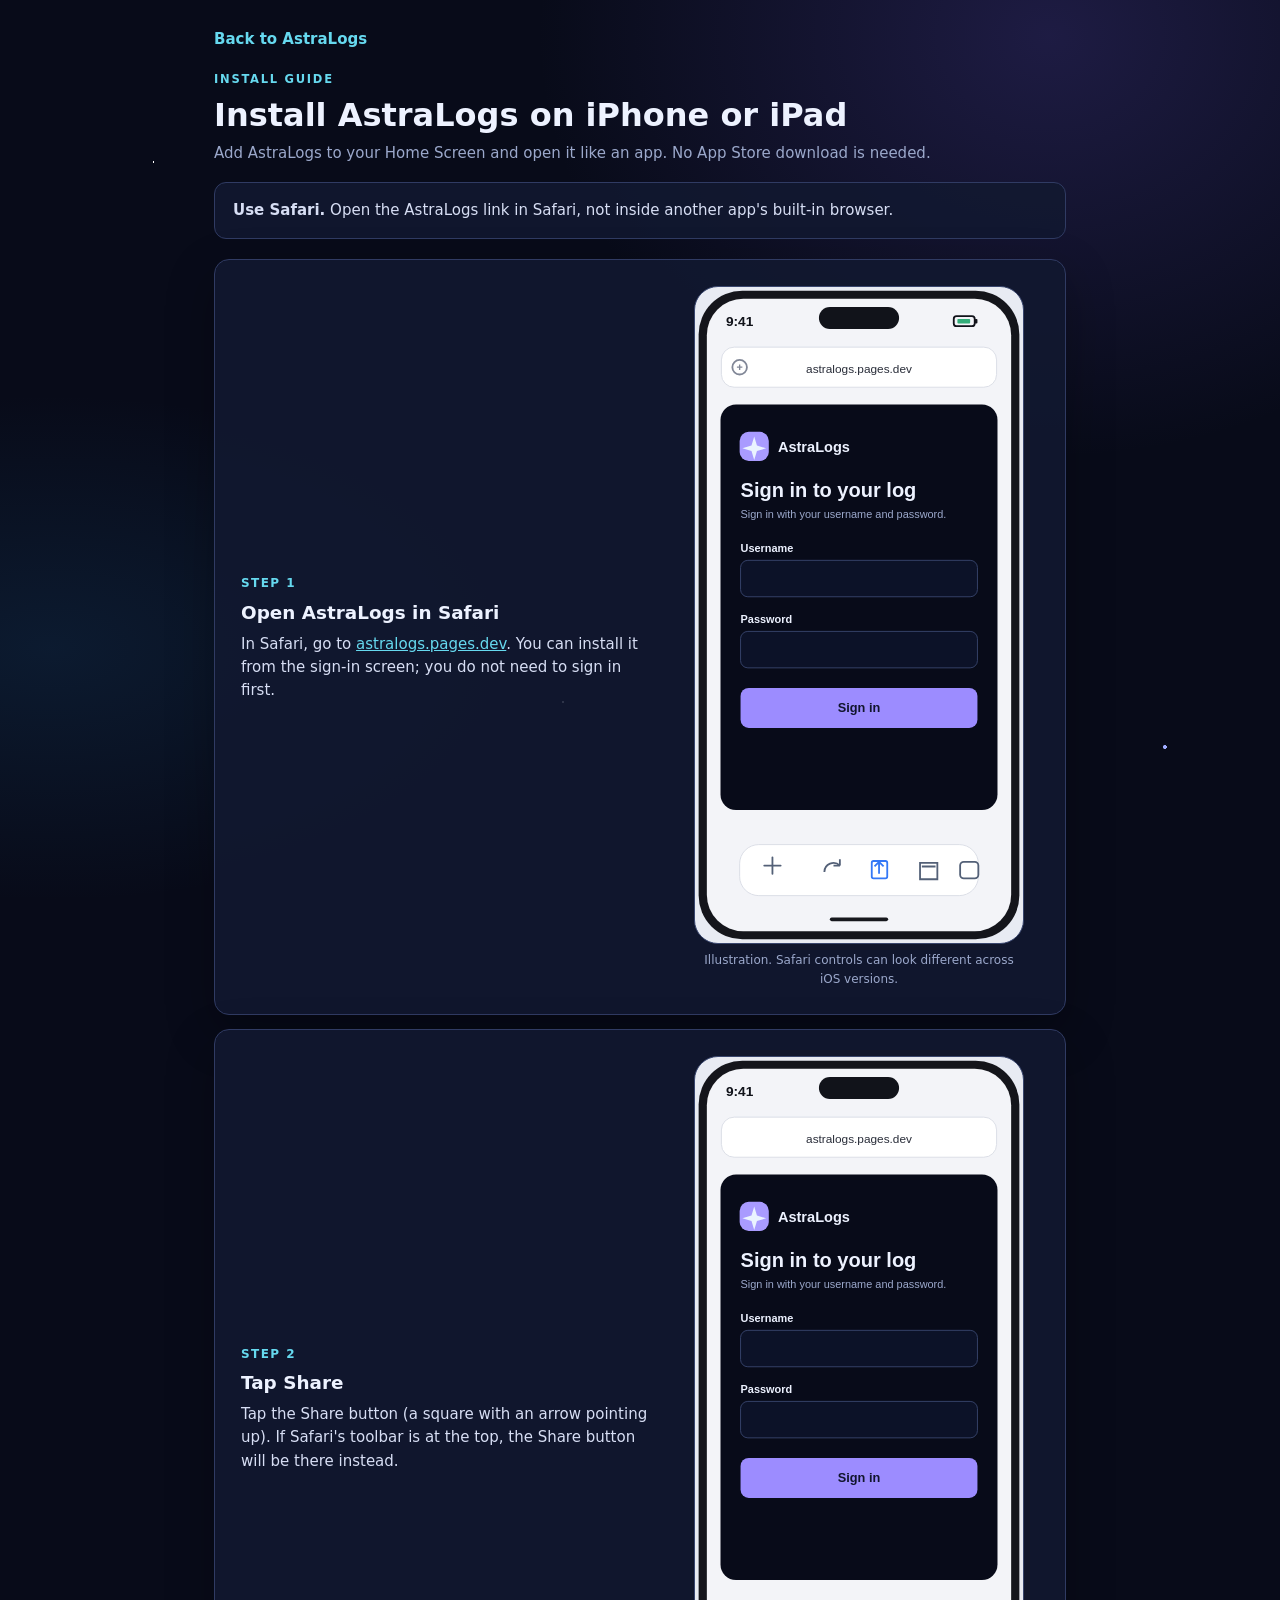
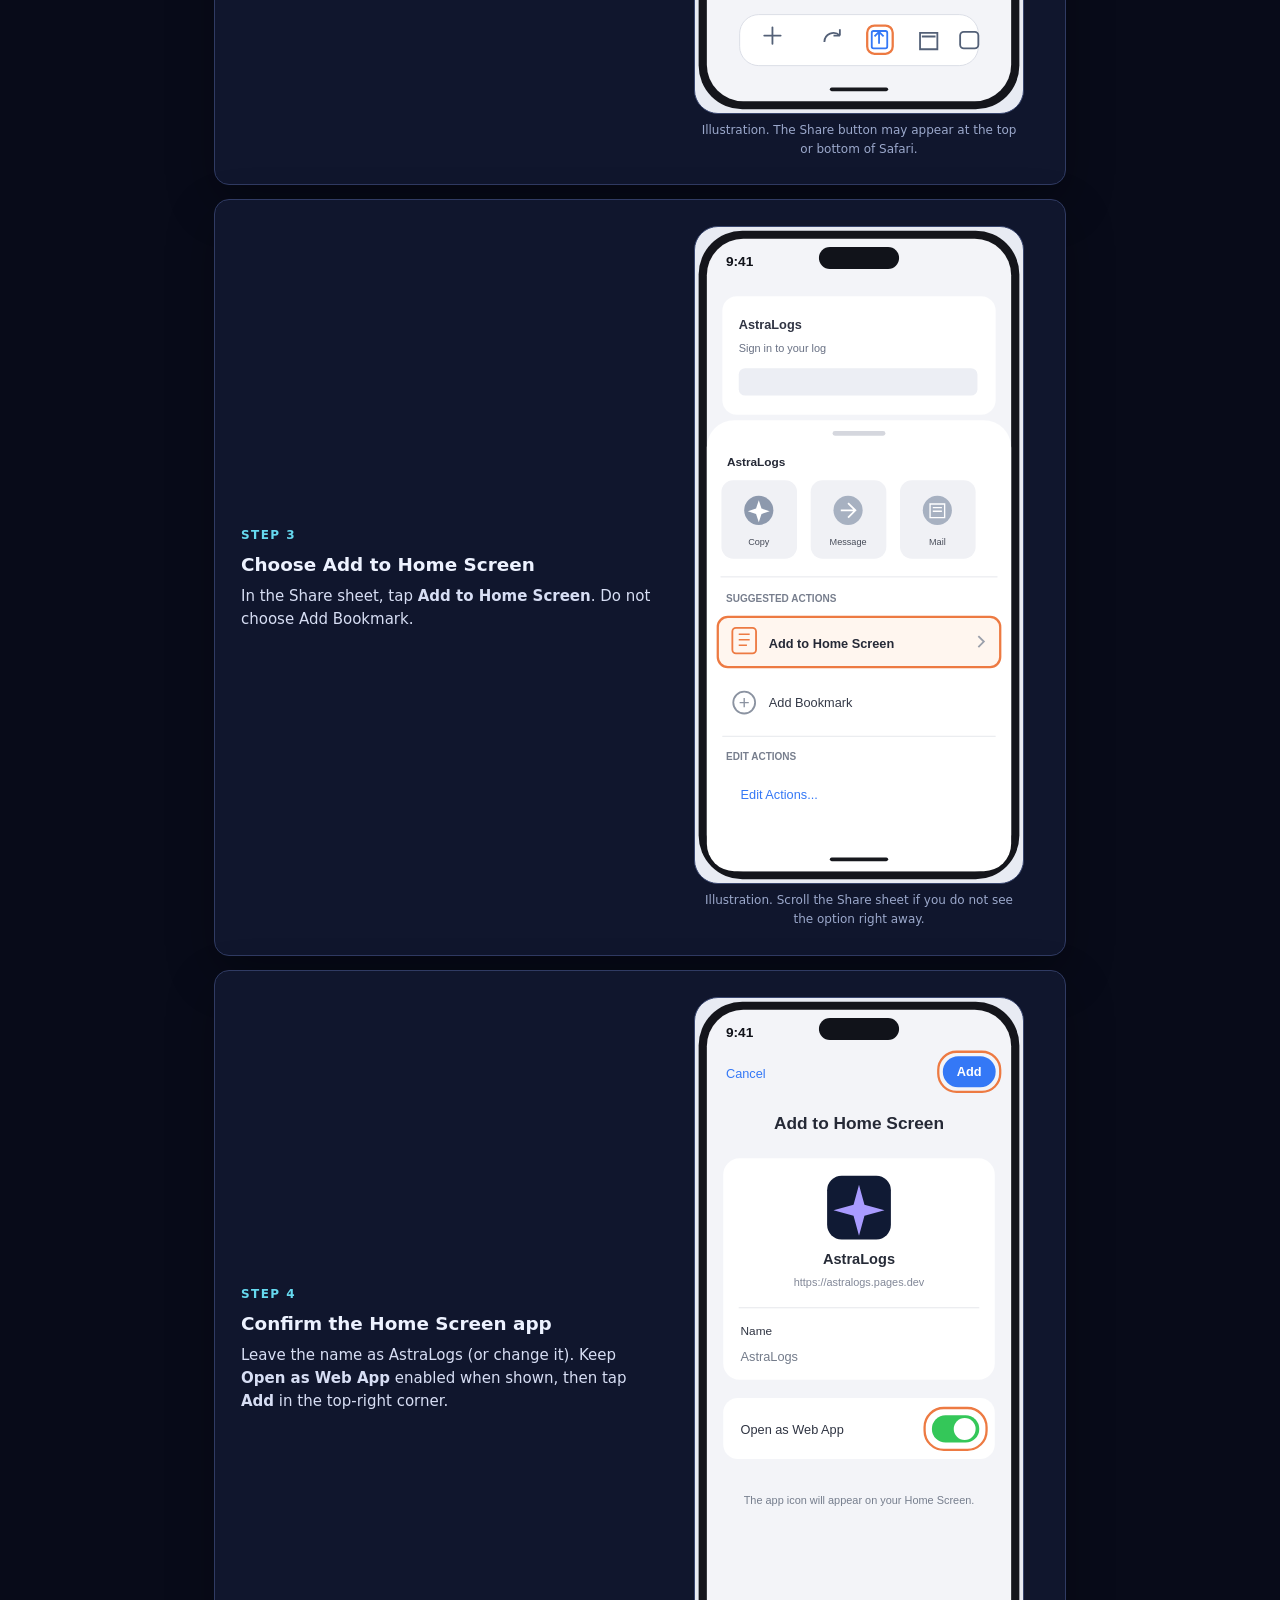
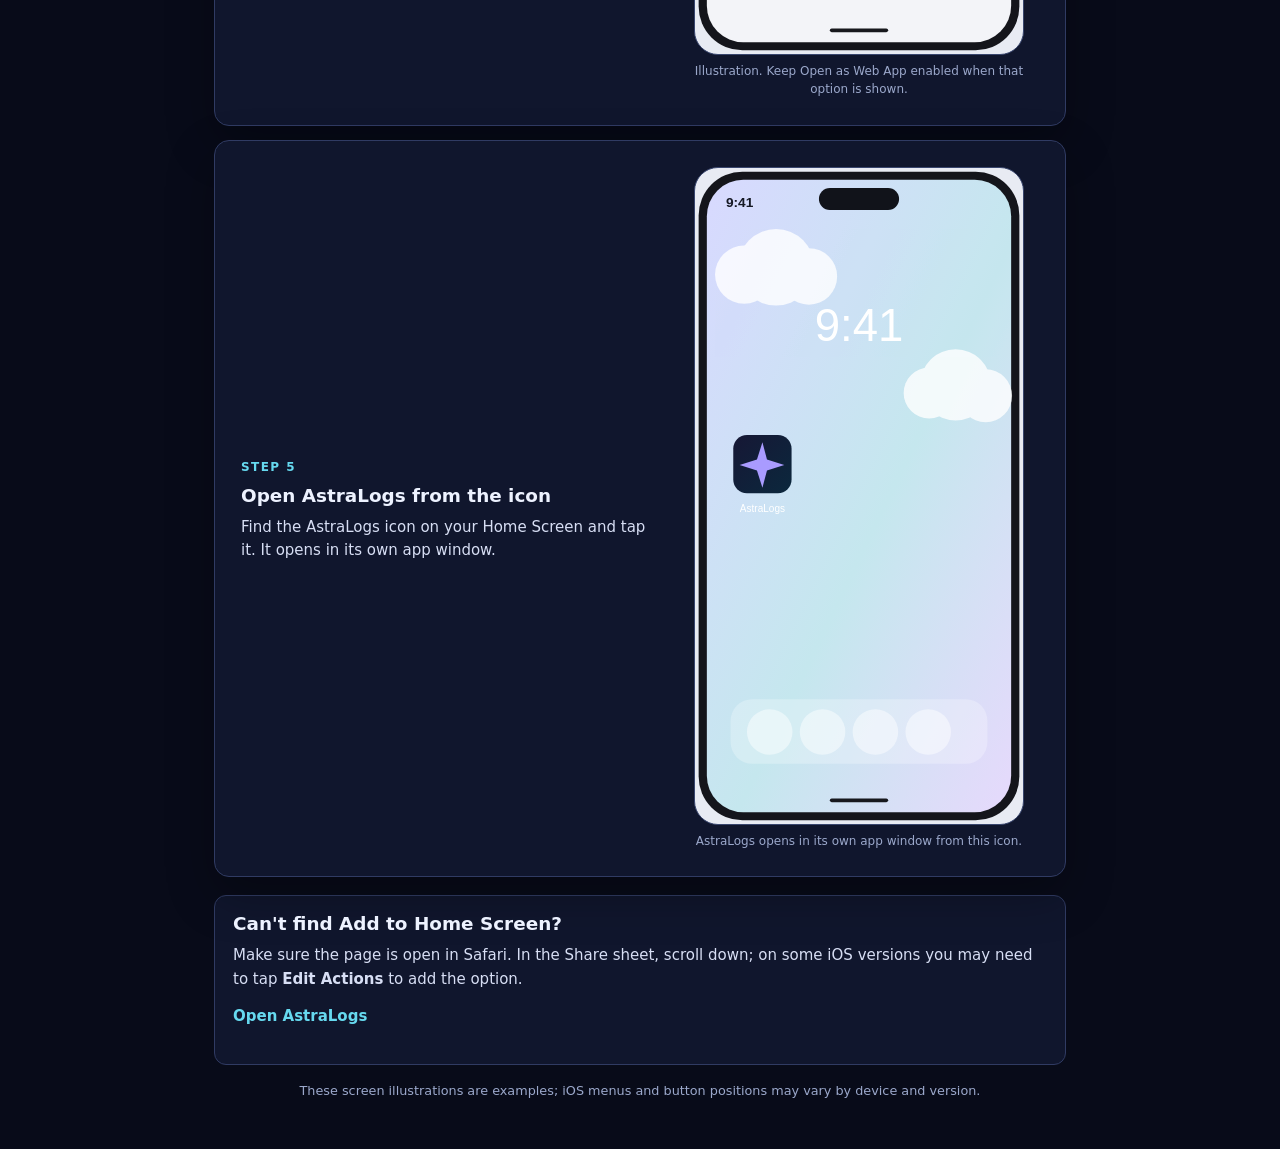
<file: ios-install.html>
<!DOCTYPE html>
<html lang="en">
<head>
  <meta charset="utf-8">
  <meta name="viewport" content="width=device-width, initial-scale=1, viewport-fit=cover">
  <meta name="theme-color" content="#090d1d">
  <meta name="apple-mobile-web-app-capable" content="yes">
  <title>Install AstraLogs on iPhone or iPad</title>
  <link rel="manifest" href="manifest.webmanifest">
  <link rel="icon" href="icons/astralogs.svg" type="image/svg+xml">
  <link rel="apple-touch-icon" href="icons/apple-touch-icon.png">
  <link rel="stylesheet" href="css/styles.css">
  <link rel="stylesheet" href="css/install-guide.css">
</head>
<body>
  <main class="ios-guide">
    <a class="ios-guide-back" href="./">Back to AstraLogs</a>
    <header class="ios-guide-header">
      <p class="eyebrow">INSTALL GUIDE</p>
      <h1>Install AstraLogs on iPhone or iPad</h1>
      <p class="sub">Add AstraLogs to your Home Screen and open it like an app. No App Store download is needed.</p>
      <p class="ios-guide-note"><strong>Use Safari.</strong> Open the AstraLogs link in Safari, not inside another app's built-in browser.</p>
    </header>

    <ol class="ios-guide-steps">
      <li class="ios-guide-step">
        <div class="ios-guide-copy">
          <span class="ios-step-number">STEP 1</span>
          <h2>Open AstraLogs in Safari</h2>
          <p>In Safari, go to <a href="https://astralogs.pages.dev/">astralogs.pages.dev</a>. You can install it from the sign-in screen; you do not need to sign in first.</p>
        </div>
        <figure>
          <img src="icons/ios-safari.svg" alt="Illustration of the AstraLogs sign-in page open in Safari">
          <figcaption>Illustration. Safari controls can look different across iOS versions.</figcaption>
        </figure>
      </li>
      <li class="ios-guide-step">
        <div class="ios-guide-copy">
          <span class="ios-step-number">STEP 2</span>
          <h2>Tap Share</h2>
          <p>Tap the Share button (a square with an arrow pointing up). If Safari's toolbar is at the top, the Share button will be there instead.</p>
        </div>
        <figure>
          <img src="icons/ios-share.svg" alt="Illustration of Safari with the Share button highlighted">
          <figcaption>Illustration. The Share button may appear at the top or bottom of Safari.</figcaption>
        </figure>
      </li>
      <li class="ios-guide-step">
        <div class="ios-guide-copy">
          <span class="ios-step-number">STEP 3</span>
          <h2>Choose Add to Home Screen</h2>
          <p>In the Share sheet, tap <strong>Add to Home Screen</strong>. Do not choose Add Bookmark.</p>
        </div>
        <figure>
          <img src="icons/ios-share-sheet.svg" alt="Illustration of the iOS Share sheet with Add to Home Screen highlighted">
          <figcaption>Illustration. Scroll the Share sheet if you do not see the option right away.</figcaption>
        </figure>
      </li>
      <li class="ios-guide-step">
        <div class="ios-guide-copy">
          <span class="ios-step-number">STEP 4</span>
          <h2>Confirm the Home Screen app</h2>
          <p>Leave the name as AstraLogs (or change it). Keep <strong>Open as Web App</strong> enabled when shown, then tap <strong>Add</strong> in the top-right corner.</p>
        </div>
        <figure>
          <img src="icons/ios-add-screen.svg" alt="Illustration of the Add to Home Screen screen with Open as Web App enabled">
          <figcaption>Illustration. Keep Open as Web App enabled when that option is shown.</figcaption>
        </figure>
      </li>
      <li class="ios-guide-step">
        <div class="ios-guide-copy">
          <span class="ios-step-number">STEP 5</span>
          <h2>Open AstraLogs from the icon</h2>
          <p>Find the AstraLogs icon on your Home Screen and tap it. It opens in its own app window.</p>
        </div>
        <figure>
          <img src="icons/ios-home-screen.svg" alt="Illustration of the AstraLogs icon on an iPhone Home Screen">
          <figcaption>AstraLogs opens in its own app window from this icon.</figcaption>
        </figure>
      </li>
    </ol>

    <section class="ios-guide-help">
      <h2>Can't find Add to Home Screen?</h2>
      <p>Make sure the page is open in Safari. In the Share sheet, scroll down; on some iOS versions you may need to tap <strong>Edit Actions</strong> to add the option.</p>
      <a class="ios-guide-back" href="https://astralogs.pages.dev/">Open AstraLogs</a>
    </section>
    <p class="ios-guide-disclaimer">These screen illustrations are examples; iOS menus and button positions may vary by device and version.</p>
  </main>
</body>
</html>
</file>
<file: css/styles.css>
:root {
  color-scheme: dark;
  --bg: #080b19;
  --card: rgb(18 24 48 / 88%);
  --ink: #edf2ff;
  --muted: #9ba8cb;
  --line: #303b63;
  --accent: #9c8cff;
  --accent-dark: #b6aaff;
  --accent-soft: #25234c;
  --cyan: #66d9ef;
  --err: #ff8f9c;
  --ok: #8be5bb;
  --shadow: 0 18px 48px rgb(0 0 0 / 28%);
}

* { box-sizing: border-box; }
[hidden] { display: none !important; }
body {
  margin: 0;
  min-height: 100vh;
  min-height: 100svh;
  background:
    radial-gradient(1px 1px at 12% 18%, #fff 98%, transparent),
    radial-gradient(1px 1px at 76% 32%, #b4c7ff 98%, transparent),
    radial-gradient(1px 1px at 44% 78%, #fff 98%, transparent),
    radial-gradient(2px 2px at 91% 83%, #9eabff 98%, transparent),
    radial-gradient(ellipse at 82% 4%, rgb(74 61 153 / 33%), transparent 32rem),
    radial-gradient(ellipse at 4% 72%, rgb(27 89 139 / 20%), transparent 30rem),
    var(--bg);
  background-attachment: fixed;
  overscroll-behavior-y: none;
  color: var(--ink);
  font: 15px/1.55 system-ui, -apple-system, "Segoe UI", Roboto, sans-serif;
}
main { width: 100%; min-width: 0; max-width: 1280px; margin: 0 auto; padding: clamp(14px, 2.2vw, 28px) clamp(12px, 2vw, 24px) clamp(28px, 4vw, 48px); }
h1, h2, p { margin-top: 0; }
h1 { font-size: clamp(1.55rem, 3vw, 2rem); line-height: 1.2; margin-bottom: 5px; }
h2 { font-size: 1.22rem; line-height: 1.3; margin-bottom: 0; }
.eyebrow {
  color: var(--cyan);
  font-size: .72rem;
  font-weight: 800;
  letter-spacing: .15em;
  margin: 0 0 7px;
}
.sub, .signed-in { color: var(--muted); margin: 0 0 20px; }
.signed-in { margin: 7px 0 0; }
.topbar, .section-heading {
  display: flex;
  align-items: flex-start;
  justify-content: space-between;
  gap: 18px;
}
.topbar { margin: 0 0 22px; }
.storage-note {
  align-items: center;
  background: rgb(21 34 65 / 75%);
  border: 1px solid #36466f;
  border-radius: 10px;
  color: #bac8ec;
  display: flex;
  font-size: .84rem;
  gap: 9px;
  margin-bottom: 24px;
  padding: 10px 13px;
}
.storage-dot { width: 8px; height: 8px; background: var(--cyan); border-radius: 50%; flex: 0 0 auto; box-shadow: 0 0 12px var(--cyan); }
.panel, form, .setup-card {
  background: var(--card);
  border: 1px solid var(--line);
  border-radius: 15px;
  box-shadow: var(--shadow);
  backdrop-filter: blur(14px);
}
.form-panel { padding: 24px; }
.section-heading { margin-bottom: 12px; }
.setup-card { max-width: 520px; margin: 5vh auto 0; padding: 28px; }
form { padding: 0; border: 0; box-shadow: none; background: transparent; backdrop-filter: none; }
label, legend { display: block; font-weight: 650; margin: 17px 0 6px; padding: 0; }
form > label:first-child, .setup-card form > label:first-child { margin-top: 0; }
fieldset { border: 0; margin: 17px 0 0; padding: 0; min-width: 0; }
input[type=text], input[type=email], input[type=password], input[type=date], input[type=time], textarea, select {
  display: block;
  width: 100%;
  min-width: 0;
  min-height: 46px;
  font: inherit;
  line-height: 1.35;
  color: var(--ink);
  background: #0c1228;
  border: 1px solid #39466e;
  border-radius: 9px;
  padding: 10px 12px;
}
select {
  appearance: none;
  padding-right: 38px;
  background-image: url("data:image/svg+xml,%3Csvg xmlns='http://www.w3.org/2000/svg' width='16' height='16' viewBox='0 0 16 16' fill='none'%3E%3Cpath d='m4 6 4 4 4-4' stroke='%239ba8cb' stroke-width='1.7' stroke-linecap='round' stroke-linejoin='round'/%3E%3C/svg%3E");
  background-position: right 12px center;
  background-repeat: no-repeat;
}
textarea { min-height: 88px; resize: vertical; }
input::placeholder, textarea::placeholder { color: #7785aa; }
.times { display: grid; grid-template-columns: repeat(2, minmax(0, 1fr)); gap: 16px; }
.times > div { min-width: 0; }
.times label { min-height: 1.55em; margin-top: 13px; }
.required { color: #ff9aaf; }
.hint { color: var(--muted); font-size: .82rem; font-weight: 400; }
fieldset .hint { margin: 9px 0 0; }
:focus-visible { outline: 3px solid #8bdbef; outline-offset: 2px; }
button {
  min-height: 43px;
  font: inherit;
  font-weight: 700;
  border-radius: 9px;
  padding: 10px 16px;
  cursor: pointer;
  color: #11152d;
  background: linear-gradient(120deg, #a99bff, #71d6eb);
  border: 1px solid #9aabff;
  transition: filter .15s ease, transform .15s ease;
}
button:hover { filter: brightness(1.1); }
button:disabled { cursor: not-allowed; opacity: .55; }
button:active { transform: translateY(1px); }
button.secondary { color: var(--ink); background: #1a2141; border-color: #3a4772; }
button.secondary:hover { background: #252d54; }
button.link { min-height: auto; background: none; border: 0; color: var(--cyan); padding: 5px 0; }
.actions { display: flex; gap: 10px; margin-top: 21px; }
.actions .primary { flex: 1; }
#people { display: flex; flex-wrap: wrap; gap: 8px; }
.chip {
  display: inline-flex;
  align-items: center;
  background: var(--accent-soft);
  border: 1px solid #514a8c;
  border-radius: 999px;
}
.chip label { margin: 0; padding: 6px 11px; font-weight: 500; display: flex; gap: 8px; align-items: center; cursor: pointer; }
.chip input { accent-color: var(--accent); }
.chip .x { min-height: auto; background: none; color: var(--muted); border: 0; padding: 7px 11px 7px 0; font-size: 1.05rem; line-height: 1; }
.chip .x:hover { color: var(--err); background: none; }
.addrow { display: flex; gap: 8px; margin-top: 10px; }
.addrow input { flex: 1; }
.message { min-height: 1.5em; margin: 12px 0 0; font-weight: 600; }
.message.err { color: var(--err); }
.message.ok { color: var(--ok); }
.toast-notification { display: flex; align-items: center; gap: 12px; position: fixed; z-index: 100; right: 24px; bottom: 24px; max-width: min(420px, calc(100vw - 32px)); padding: 14px 18px; border: 1px solid var(--ok); border-radius: 12px; background: var(--card); box-shadow: var(--shadow); color: var(--ink); font-weight: 700; cursor: pointer; opacity: 0; transform: translateY(12px); transition: opacity .22s ease, transform .22s ease; }
.toast-notification:not([hidden]) { opacity: 1; transform: translateY(0); }
.toast-notification.closing { opacity: 0; transform: translate(110%, 12px); }
.toast-notification.error { border-color: var(--err); }
#toastMessage { flex: 1 1 auto; overflow-wrap: anywhere; }
#toastClose { flex: 0 0 auto; min-width: 28px; min-height: 28px; padding: 0; border: 0; background: transparent; color: inherit; font-size: 1.35rem; line-height: 1; }
.count { color: var(--muted); font-size: .88rem; padding-bottom: 2px; }
.filters {
  display: grid;
  grid-template-columns: minmax(160px, .8fr) minmax(0, 1.8fr);
  align-items: end;
  gap: 12px 16px;
  padding: 16px;
  margin-bottom: 14px;
}
.filter-heading { grid-column: 1 / -1; display: flex; align-items: center; justify-content: space-between; gap: 12px; }
.filter-heading h2 { font-size: 1rem; }
.filter-heading .link { flex: 0 0 auto; }
.filter-control { min-width: 0; }
.filter-control label { margin: 0 0 5px; font-size: .84rem; }
.filters select, .filters input { min-height: 42px; }
.custom-dates { min-width: 0; grid-column: 2; }
.custom-dates { display: grid; grid-template-columns: 1fr 1fr; gap: 10px; }
.filter-error { grid-column: 1 / -1; margin: 0; color: var(--err); font-size: .82rem; }
.logbook-toolbar { display: grid; grid-template-columns: auto minmax(200px, 360px) auto; align-items: center; gap: 15px; padding: 13px 16px; margin-bottom: 13px; }
.logbook-toolbar label { margin: 0; }
.report-selection-toolbar { display: flex; align-items: center; justify-content: space-between; gap: 12px; margin: 0 0 12px; }
.report-selection-toolbar .hint { margin: 0; }
.report-selection-toolbar .actions { margin: 0; }
.logbooks-total { display: block; margin: 18px 0 10px; }
.logbook-list { display: grid; gap: 12px; }
.logbook-card { display: flex; flex-wrap: wrap; align-items: center; justify-content: space-between; gap: 18px; padding: 15px 17px; background: var(--card); border: 1px solid var(--line); border-radius: 13px; box-shadow: var(--shadow); }
.logbook-card.selected { border-color: var(--accent); box-shadow: 0 0 0 1px rgb(156 140 255 / 25%), var(--shadow); }
.logbook-card-copy { flex: 1 1 auto; min-width: 0; }
.logbook-card h3 { margin: 0; font-size: 1rem; }
.logbook-card .entry-meta { margin: 4px 0 0; }
.logbook-card-actions { display: flex; align-items: center; gap: 6px; flex: 0 0 auto; }
.logbook-card-actions > button:not(.icon-action) { min-height: 37px; padding: 6px 13px; font-size: .84rem; }
.logbook-card-actions .icon-action { display: grid; width: 35px; min-width: 35px; min-height: 35px; padding: 0; place-items: center; }
.logbook-card-actions .icon-action svg { display: block; }
.logbook-card-actions .delete-entry { color: var(--err); }
.collection-edit-form { display: grid; grid-template-columns: minmax(0, 1fr) auto; align-items: end; gap: 0 12px; flex: 0 0 100%; min-width: 0; margin-top: 14px; }
.collection-edit-form label { margin: 0; }
.collection-edit-form .actions { margin: 0; }
.collection-create-panel { padding: 17px 19px; }
.collection-create-form { display: grid; grid-template-columns: minmax(0, 1.2fr) minmax(0, .9fr) auto; align-items: end; gap: 0 12px; margin-top: 13px; }
.collection-create-form label { margin: 0 0 5px; font-size: .84rem; }
.collection-create-form button { min-height: 46px; }
.collection-create-form .hint, .collection-create-form .message { grid-column: 1 / -1; margin: 8px 0 0; }
.collection-create-form .message { overflow-wrap: anywhere; }
.entry-destination { margin-bottom: 17px; }
.entry-destination label { margin-top: 0; }
.entry-destination .hint { margin: 7px 0 0; }
.create-logbook { margin: 10px 0 17px; color: var(--cyan); }
.create-logbook summary { width: fit-content; cursor: pointer; font-weight: 700; }
.create-logbook-fields { margin-top: 12px; padding: 15px; border: 1px solid var(--line); border-radius: 11px; background: rgb(10 15 34 / 72%); }
.create-logbook-fields label { margin-top: 10px; }
.create-logbook-fields label:first-child { margin-top: 0; }
.create-logbook-fields button { margin-top: 12px; }
.entry-list { display: grid; gap: 12px; }
.pagination { align-items: center; display: flex; gap: 12px; justify-content: center; margin-top: 18px; }
.pagination .hint { margin: 0; text-align: center; }
.entry {
  position: relative;
  background: var(--card);
  border: 1px solid var(--line);
  border-radius: 13px;
  box-shadow: var(--shadow);
  padding: 17px 19px 17px 43px;
  cursor: pointer;
  transition: border-color .15s ease, background .15s ease, transform .15s ease;
}
.entry:hover { border-color: #53628d; transform: translateY(-1px); }
.entry.selected { border-color: var(--accent); background: linear-gradient(120deg, rgb(44 39 88 / 78%), var(--card) 65%); box-shadow: 0 0 0 1px rgb(156 140 255 / 24%), var(--shadow); }
.entry.dashboard-entry-target { animation: dashboard-entry-highlight 2.4s ease-out; }
@keyframes dashboard-entry-highlight {
  0%, 45% { outline: 3px solid var(--cyan); outline-offset: 3px; }
  100% { outline: 3px solid transparent; outline-offset: 5px; }
}
.entry-select-indicator {
  position: absolute;
  top: 0;
  left: 0;
  width: 38px;
  min-width: 38px;
  height: 38px;
  min-height: 38px;
  padding: 0;
  border: 0;
  border-radius: 12px 0 0;
  background: #293454;
  clip-path: polygon(0 0, 100% 0, 0 100%);
}
.entry-select-indicator:hover { background: #39466e; }
.entry-select-indicator[aria-pressed="true"], .entry-select-indicator[aria-pressed="true"]:hover { background: var(--accent); }
.entry-select-indicator::after { content: ""; position: absolute; top: 7px; left: 7px; width: 9px; height: 5px; border-left: 2px solid #11152d; border-bottom: 2px solid #11152d; transform: rotate(-45deg); opacity: 0; }
.entry-select-indicator[aria-pressed="true"]::after { opacity: 1; }
.entry-select-indicator:focus-visible { outline: none; filter: drop-shadow(0 0 3px var(--cyan)); }
.entry-top { display: flex; justify-content: space-between; gap: 16px; align-items: flex-start; }
.entry-copy { flex: 1; min-width: 0; }
.entry-department { color: var(--muted); font-size: .85rem; font-weight: 700; margin: 0 0 3px; }
.entry-task { font-size: .98rem; line-height: 1.5; margin: 0; overflow-wrap: anywhere; }
.entry-side { display: flex; flex: 0 0 auto; flex-direction: column; align-items: flex-end; gap: 7px; }
.entry-date { color: var(--cyan); font-size: .83rem; font-weight: 700; white-space: nowrap; }
.entry-meta { color: var(--muted); font-size: .85rem; margin: 7px 0 0; }
.entry-notes { color: #d7def4; margin: 5px 0 0; white-space: pre-wrap; overflow-wrap: anywhere; }
.entry-actions { display: flex; gap: 6px; margin: 0; }
.entry-actions button.icon-action { display: grid; width: 35px; min-width: 35px; min-height: 35px; padding: 0; place-items: center; }
.entry-actions button.icon-action svg { display: block; }
.entry-actions button.delete-entry { color: var(--err); }
.entry-editor { display: grid; grid-template-columns: 1fr 1fr; gap: 0 13px; margin-top: 14px; padding-top: 12px; border-top: 1px solid var(--line); }
.entry-editor .entry-interns { grid-column: 1 / -1; }
.entry-intern-options { display: flex; flex-wrap: wrap; gap: 8px; }
.entry-editor label:last-of-type { grid-column: 1 / -1; }
.entry-editor .actions { grid-column: 1 / -1; }
.report-preview { display: grid; gap: 9px; margin-top: 16px; padding: 19px; }
.report-preview h2 { margin: 0; font-size: 1.08rem; }
.report-preview > .hint { margin: 0 0 3px; }
.report-preview > label { margin: 4px 0 0; }
.report-preview textarea { min-height: 96px; }
.report-preview .actions { margin-top: 8px; }
.report-preview .actions button { flex: 1; }
.report-preview .message { overflow-wrap: anywhere; }
.report-loading { display: flex; min-height: 220px; flex-direction: column; align-items: center; justify-content: center; gap: 10px; text-align: center; }
.report-loading h2, .report-loading p { margin: 0; }
.report-spinner { width: 34px; height: 34px; border: 3px solid var(--line); border-top-color: var(--cyan); border-radius: 50%; animation: report-spin .8s linear infinite; }
@keyframes report-spin { to { transform: rotate(360deg); } }
.empty-state { border: 1px dashed #46537b; border-radius: 12px; color: var(--muted); padding: 28px 18px; text-align: center; }
.empty-state strong { color: var(--ink); display: block; margin-bottom: 3px; }
.empty-create-button { display: block; margin: 16px auto 0; }
.team-description { margin: 0 0 18px; }
.app-shell { display: grid; grid-template-columns: 230px minmax(0, 1fr); gap: clamp(16px, 2.4vw, 30px); align-items: start; min-width: 0; }
.sidebar {
  position: sticky;
  top: 24px;
  min-height: calc(100vh - 48px);
  display: flex;
  flex-direction: column;
  padding: 17px 12px 12px;
  background: var(--card);
  border: 1px solid var(--line);
  border-radius: 15px;
  box-shadow: var(--shadow);
  backdrop-filter: blur(14px);
}
.brand { display: flex; align-items: center; gap: 10px; padding: 0 7px 25px; font-size: 1.04rem; font-weight: 800; }
.brand-mark { width: 32px; height: 32px; display: grid; place-items: center; background: linear-gradient(135deg, #a99bff, #69d7ed); color: #10152e; border-radius: 10px; box-shadow: 0 0 21px rgb(132 131 255 / 35%); }
.sidebar-label { padding: 0 9px; margin: 0 0 7px; color: var(--muted); font-size: .68rem; font-weight: 800; letter-spacing: .12em; }
.side-nav { display: grid; gap: 4px; }
.nav-item {
  min-height: 43px;
  display: flex;
  align-items: center;
  gap: 11px;
  padding: 9px 10px;
  color: var(--muted);
  background: transparent;
  border: 0;
  text-align: left;
  font-weight: 600;
}
.nav-item:hover { color: var(--ink); background: #1b2342; }
.nav-item.active { color: #d7d1ff; background: #28254e; }
.nav-icon { width: 20px; text-align: center; font-size: 1.1rem; }
.nav-count { margin-left: auto; font-size: .78rem; opacity: .8; }
.nav-divider { height: 1px; margin: 6px 10px; background: var(--line); }
.collection-nav-header { display: flex; align-items: center; border-radius: 9px; }
.collection-nav-main { flex: 1; min-width: 0; border-radius: 9px 0 0 9px; }
.collection-dropdown-toggle { width: 40px; min-width: 40px; min-height: 43px; display: grid; place-items: center; padding: 8px; color: var(--muted); background: transparent; border: 0; border-left: 1px solid var(--line); border-radius: 0 9px 9px 0; }
.collection-nav-header:hover .collection-nav-main, .collection-nav-header:hover .collection-dropdown-toggle { color: var(--ink); background: #1b2342; }
.collection-nav-header.active .collection-nav-main, .collection-nav-header.active .collection-dropdown-toggle { color: #d7d1ff; background: #28254e; }
.collection-chevron { display: inline-block; transition: transform .15s ease; }
.collection-dropdown-toggle[aria-expanded="true"] .collection-chevron { transform: rotate(180deg); }
.collection-nav-list { display: grid; gap: 2px; margin: 3px 0 5px 16px; }
.collection-nav-item { min-height: 37px; width: 100%; overflow: hidden; padding: 7px 10px; color: var(--muted); background: transparent; border: 0; text-align: left; text-overflow: ellipsis; white-space: nowrap; font-size: .86rem; font-weight: 500; }
.collection-nav-item:hover { color: var(--ink); background: #1b2342; }
.collection-nav-item.active { color: #d7d1ff; background: #28254e; }
.collection-nav-empty { padding: 5px 10px; color: var(--muted); font-size: .8rem; }
.sidebar-account { display: flex; align-items: center; gap: 9px; margin-top: auto; border-top: 1px solid var(--line); padding: 16px 3px 1px; min-width: 0; }
.avatar { width: 34px; height: 34px; flex: 0 0 auto; display: grid; place-items: center; border-radius: 50%; color: #d5d0ff; background: #302d5c; font-weight: 800; }
.account-copy, .team-member-copy { display: grid; min-width: 0; line-height: 1.35; }
.account-copy strong, .team-member-copy strong { overflow: hidden; text-overflow: ellipsis; white-space: nowrap; font-size: .88rem; }
.account-copy span, .team-member-copy span { color: var(--muted); font-size: .76rem; }
.icon-button { min-width: 36px; min-height: 36px; display: grid; place-items: center; margin-left: auto; padding: 4px; color: var(--muted); background: transparent; border: 0; font-size: 1.2rem; }
.icon-button:hover { color: var(--cyan); background: #1b2342; }
.signout-button { margin-left: 0; }
#workspaceStatus { font-size: .82rem; }
#workspaceStatus:empty { display: none; }
.close-menu, .menu-toggle, .menu-backdrop { display: none; }
.workspace { min-width: 0; }
.app-shell.sidebar-collapsed { grid-template-columns: minmax(0, 1fr); }
.sidebar-collapsed .sidebar { display: none; }
.topbar { align-items: center; justify-content: flex-start; margin: 8px 0 28px; }
.topbar h1 { margin: 0; }
.topbar .eyebrow { margin-bottom: 3px; }
.topbar .menu-toggle { display: grid; flex: 0 0 auto; margin: 0 3px 0 0; }
.offline-status { display: flex; align-items: center; justify-content: space-between; gap: 12px; margin: -14px 0 20px; padding: 9px 12px; border: 1px solid #53618c; border-radius: 9px; background: rgb(21 29 57 / 88%); color: var(--muted); font-size: .84rem; }
.offline-status span { min-width: 0; overflow-wrap: anywhere; }
.offline-status button { min-height: 34px; flex: 0 0 auto; padding: 5px 10px; font-size: .8rem; }
.integration-panel { display: grid; gap: 12px; width: 100%; padding: 19px 21px; }
.integration-heading { display: flex; align-items: center; justify-content: space-between; gap: 12px; }
.integration-heading h2 { margin: 0; }
.integration-panel .hint { margin: 0; }
.integration-fields { display: grid; grid-template-columns: repeat(2, minmax(0, 1fr)); gap: 0 14px; }
.integration-fields > div { min-width: 0; }
.integration-fields > div:last-child { grid-column: 1 / -1; }
.integration-fields label, .integration-panel > label { margin: 0 0 5px; }
.integration-panel .actions { flex-wrap: wrap; margin-top: 3px; }
.integration-panel textarea { min-height: 180px; }
.template-panel { margin-top: 16px; }
.template-panel input[type=file] { min-width: 0; max-width: 100%; color: var(--muted); font: inherit; }
.template-panel input[type=file]::file-selector-button { margin-right: 10px; }
.template-panel .actions { margin-top: 4px; }
.template-panel .message, .integration-panel .message { overflow-wrap: anywhere; }
.development-badge { flex: 0 0 auto; padding: 4px 9px; border: 1px solid #53618c; border-radius: 999px; color: var(--cyan); font-size: .72rem; font-weight: 800; text-transform: uppercase; }
.integration-panel input:disabled { cursor: not-allowed; opacity: .7; }
.app-view { min-width: 0; }
.dashboard-grid { display: grid; grid-template-columns: repeat(auto-fit, minmax(min(100%, 340px), 1fr)); gap: 14px; }
.dashboard-panel, .time-record-panel { min-width: 0; padding: 19px; }
.dashboard-panel-heading { display: flex; align-items: center; justify-content: space-between; gap: 10px; margin-bottom: 13px; }
.dashboard-panel-heading h2 { margin: 0; font-size: 1.08rem; }
.dashboard-panel-heading .link { min-height: 34px; flex: 0 0 auto; font-size: .82rem; }
.dashboard-list { display: grid; gap: 9px; }
.dashboard-time-list { display: grid; gap: 9px; }
.dashboard-time-card { min-width: 0; padding: 11px 12px; border: 1px solid var(--line); border-radius: 10px; background: rgb(10 15 34 / 48%); }
.dashboard-time-card h3 { margin: 0 0 8px; font-size: .9rem; }
.dashboard-time-periods { display: grid; grid-template-columns: repeat(2, minmax(0, 1fr)); gap: 8px; }
.dashboard-time-period { min-width: 0; padding: 8px; border-radius: 8px; background: rgb(25 33 63 / 62%); }
.dashboard-time-period h4 { margin: 0 0 6px; color: var(--cyan); font-size: .78rem; }
.dashboard-time-punches { display: grid; grid-template-columns: repeat(2, minmax(0, 1fr)); gap: 6px; }
.dashboard-time-punch { display: grid; min-width: 0; gap: 1px; }
.dashboard-time-punch span { color: var(--muted); font-size: .72rem; }
.dashboard-time-punch strong { overflow-wrap: anywhere; font-size: .78rem; }
.dashboard-entry { display: grid; grid-template-columns: minmax(0, 1fr); align-items: center; gap: 12px; padding: 13px; border: 1px solid var(--line); border-radius: 10px; background: rgb(10 15 34 / 48%); cursor: pointer; transition: border-color .15s ease, background .15s ease; }
.dashboard-entry:hover, .dashboard-entry:focus-visible { border-color: var(--accent); background: rgb(31 31 68 / 75%); }
.dashboard-entry:focus-visible { outline: 3px solid var(--cyan); outline-offset: 2px; }
.dashboard-entry-copy { min-width: 0; }
.dashboard-entry-details { display: flex; flex-wrap: wrap; align-items: center; gap: 6px; margin-top: 8px; padding-top: 8px; border-top: 1px solid var(--line); }
.dashboard-entry-date, .dashboard-entry-collection { width: fit-content; padding: 2px 8px; border-radius: 999px; font-size: .72rem; font-weight: 700; }
.dashboard-entry-date { color: #d7d1ff; background: #28254e; }
.dashboard-entry-collection { color: var(--cyan); background: rgb(25 33 63 / 80%); }
.dashboard-entry h3 { margin: 0; overflow-wrap: anywhere; font-size: .98rem; line-height: 1.4; }
.dashboard-entry-meta, .dashboard-entry-notes { margin: 5px 0 0; font-size: .82rem; overflow-wrap: anywhere; }
.dashboard-entry-meta { color: var(--muted); font-weight: 650; }
.dashboard-entry-notes { display: -webkit-box; overflow: hidden; color: #d7def4; -webkit-box-orient: vertical; -webkit-line-clamp: 3; }
.time-record-panel { margin-bottom: 14px; }
.time-record-heading { display: flex; align-items: flex-start; justify-content: space-between; gap: 18px; }
.time-record-heading h2 { margin-bottom: 4px; }
.time-record-heading .hint { margin-bottom: 0; }
.quick-punch-actions { display: grid; grid-template-columns: repeat(2, minmax(0, 1fr)); gap: 10px; margin-top: 17px; }
.quick-punch-actions button { min-height: 51px; }
.time-record-panel > .hint { margin: 9px 0 0; }
.manual-time-form { display: grid; grid-template-columns: repeat(3, minmax(0, 1fr)) auto; align-items: end; gap: 12px; }
.manual-time-form label { margin: 0 0 5px; font-size: .84rem; }
.manual-time-form button { min-height: 46px; }
.table-wrap { min-width: 0; overflow-x: auto; }
.records-table { width: 100%; min-width: 650px; border-collapse: collapse; text-align: left; }
.records-table th, .records-table td { padding: 10px 11px; border-bottom: 1px solid var(--line); white-space: nowrap; }
.records-table th { color: #c6d1ef; font-size: .82rem; }
.records-table td { color: var(--muted); font-size: .86rem; }
.time-record-editor-row > td { white-space: normal; }
.time-record-editor-form { display: grid; grid-template-columns: repeat(5, minmax(0, 1fr)); align-items: end; gap: 10px; min-width: 0; }
.time-record-editor-form label { min-width: 0; margin: 0; }
.time-record-editor-form input { width: 100%; min-width: 0; }
.time-record-editor-actions { display: flex; grid-column: 1 / -1; justify-content: flex-end; gap: 8px; }
.view-heading { margin: 5px 0 20px; }
.view-heading h2 { font-size: 1.5rem; }
.view-heading .sub { margin: 6px 0 0; }

@media (max-width: 1024px) {
  .table-wrap { overflow-x: visible; }
  .records-table { display: block; min-width: 0; }
  .records-table thead {
    position: absolute;
    width: 1px;
    height: 1px;
    overflow: hidden;
    clip: rect(0, 0, 0, 0);
    clip-path: inset(50%);
    white-space: nowrap;
  }
  .records-table tbody { display: grid; gap: 10px; }
  .records-table tbody tr:not(.time-record-editor-row) {
    display: grid;
    grid-template-columns: repeat(2, minmax(0, 1fr));
    gap: 0 14px;
    padding: 12px;
    border: 1px solid var(--line);
    border-radius: 12px;
    background: rgb(10 15 34 / 48%);
  }
  .records-table tbody tr:not(.time-record-editor-row) > td {
    display: flex;
    flex-direction: column;
    min-width: 0;
    padding: 8px 0;
    border: 0;
    white-space: normal;
    overflow-wrap: anywhere;
  }
  .records-table tbody tr:not(.time-record-editor-row) > td::before {
    content: attr(data-label);
    color: var(--muted);
    font-size: .72rem;
    font-weight: 650;
  }
  .records-table tbody tr:not(.time-record-editor-row) > td:first-child {
    grid-column: 1 / -1;
    padding-top: 0;
    color: var(--ink);
    font-weight: 700;
  }
  .records-table tbody tr:not(.time-record-editor-row) > td:last-child {
    grid-column: 1 / -1;
    margin-top: 5px;
    padding-top: 10px;
    border-top: 1px solid var(--line);
  }
  .records-table tbody tr:not(.time-record-editor-row) > td:last-child::before { content: none; }
  .records-table .entry-actions { justify-content: flex-end; }
  .records-table .time-record-editor-row { display: block; }
  .records-table .time-record-editor-row > td {
    display: block;
    padding: 12px;
    border: 1px solid var(--line);
    border-radius: 12px;
    background: rgb(10 15 34 / 48%);
  }
  .time-record-editor-form { grid-template-columns: repeat(2, minmax(0, 1fr)); }
}
.team-panel { padding: 19px 21px; margin-bottom: 14px; }
.team-panel h3, .team-heading h3 { font-size: 1rem; margin: 0; }
.team-panel form { margin-top: 12px; }
.team-panel label { margin-top: 0; }
.team-panel .addrow { margin: 0; }
.team-panel .addrow input { min-width: 0; }
.team-panel .addrow button { white-space: nowrap; }
.team-panel .message { overflow-wrap: anywhere; }
.create-group-panel { padding: 17px 19px; }
.create-group-panel h3 { margin: 0; font-size: 1rem; }
.create-group-form { max-width: 700px; }
.create-group-form .addrow { margin: 12px 0 0; }
.create-group-form .message { margin-top: 8px; }
.invite-section { margin-top: 23px; }
.invite-section > h3 { font-size: 1rem; margin: 0 0 10px; }
.invite-actions { display: flex; gap: 7px; margin-left: auto; }
.invite-actions button { min-height: 36px; padding: 6px 10px; font-size: .82rem; }
.team-heading { display: flex; justify-content: space-between; align-items: center; margin: 25px 0 11px; }
.team-heading select { max-width: 280px; min-height: 40px; }
.team-tools-panel { padding: 17px 19px; }
.team-tools-panel .team-heading { margin: 0 0 14px; }
.team-tools-panel .team-heading select { max-width: min(360px, 60%); }
.team-tools-grid { display: grid; grid-template-columns: repeat(auto-fit, minmax(min(100%, 290px), 1fr)); grid-auto-rows: 1fr; align-items: stretch; gap: 12px; }
.team-tools-grid form { display: flex; flex-direction: column; min-width: 0; height: 100%; margin-top: 0; padding: 13px; border: 1px solid var(--line); border-radius: 11px; background: rgb(10 15 34 / 48%); }
.team-tools-grid form h3 { margin-bottom: 10px; }
.group-invite-code-panel { display: flex; flex-direction: column; min-width: 0; height: 100%; padding: 13px; border: 1px solid var(--line); border-radius: 11px; background: rgb(10 15 34 / 48%); }
.group-invite-code-panel h3 { margin-bottom: 10px; }
.group-invite-code-row { display: flex; align-items: center; gap: 10px; }
.group-invite-code-row code { flex: 1 1 auto; min-width: 0; color: var(--cyan); font-size: 1rem; font-weight: 800; letter-spacing: .08em; overflow-wrap: anywhere; }
.group-invite-code-panel .hint { margin: 8px 0 0; }
#groupInviteCodeHint { overflow-wrap: anywhere; }
.group-invite-code-panel button { flex: 0 0 auto; }
.team-tools-grid .addrow { margin: 0; }
.team-tools-grid .addrow button { white-space: nowrap; }
.team-tools-grid .message { overflow-wrap: anywhere; }
.members-heading { margin-top: 22px; }
.members-heading h3 { display: flex; align-items: baseline; gap: 9px; }
.members-heading .count { font-size: .8rem; font-weight: 400; }
.team-list { display: grid; gap: 9px; }
.team-member { display: flex; align-items: center; gap: 11px; padding: 13px 15px; background: var(--card); border: 1px solid var(--line); border-radius: 11px; }
.remove-member { width: 36px; min-width: 36px; margin-left: auto; padding: 0; color: var(--err); font-size: 1.35rem; }
.remove-member:hover { color: var(--err); background: rgb(255 143 156 / 12%); }

@media (max-width: 760px) {
  main { padding: max(12px, env(safe-area-inset-top)) max(12px, env(safe-area-inset-right)) max(28px, env(safe-area-inset-bottom)) max(12px, env(safe-area-inset-left)); }
  .app-shell { display: block; }
  .sidebar { position: fixed; z-index: 20; top: 0; bottom: 0; left: 0; width: min(300px, 88vw); min-height: 0; overflow-y: auto; overscroll-behavior: contain; padding: max(17px, env(safe-area-inset-top)) 12px max(12px, env(safe-area-inset-bottom)); border-radius: 0 15px 15px 0; transform: translateX(-105%); transition: transform .2s ease; }
  .sidebar.open { transform: translateX(0); }
  .sidebar-collapsed .sidebar { display: flex; }
  .close-menu { display: grid; margin-left: auto; }
  .menu-toggle { display: grid !important; flex: 0 0 auto; margin: 0 3px 0 0; }
  .menu-backdrop:not([hidden]) { display: block; position: fixed; z-index: 19; inset: 0; width: 100%; height: 100%; padding: 0; background: rgb(2 5 17 / 70%); border: 0; border-radius: 0; }
  .topbar { gap: 9px; margin: 8px 0 23px; }
  .topbar h1 { font-size: 1.35rem; }
  .workspace { width: 100%; }
  .form-panel { padding: 18px 15px; }
  .integration-panel { padding: 16px; }
  .times { grid-template-columns: 1fr; gap: 0; }
  .filters { grid-template-columns: 1fr; }
  .filter-heading, .custom-dates { grid-column: 1; }
  .topbar { gap: 10px; }
  .setup-card { padding: 22px 18px; }
  .logbook-toolbar { grid-template-columns: 1fr; gap: 7px; }
  .report-selection-toolbar { align-items: stretch; flex-direction: column; }
  .report-selection-toolbar button { width: 100%; }
  .logbook-card { gap: 12px; padding: 14px; }
  .integration-fields { grid-template-columns: minmax(0, 1fr); gap: 10px; }
  .integration-fields > div:last-child { grid-column: auto; }
  .report-preview .actions { flex-wrap: wrap; }
  .report-preview .actions button { flex: 1 1 40%; }
  .template-panel .actions { align-items: stretch; flex-direction: column; }
  .logbook-card-actions { flex-wrap: wrap; justify-content: flex-end; }
  .collection-create-form { grid-template-columns: minmax(0, 1fr); gap: 10px; }
  .collection-create-form .hint, .collection-create-form .message { grid-column: 1; margin-top: 0; }
  .collection-edit-form { grid-template-columns: minmax(0, 1fr); gap: 10px; }
  .collection-edit-form .actions { flex-direction: row; }
  .time-record-heading { flex-direction: column; }
  .manual-time-form { grid-template-columns: repeat(2, minmax(0, 1fr)); }
  .manual-time-form button { grid-column: 1 / -1; }
  .time-record-editor-form { grid-template-columns: repeat(2, minmax(0, 1fr)); }
  .entry-editor { grid-template-columns: 1fr; }
  .entry-editor label:last-of-type, .entry-editor .actions { grid-column: auto; }
  .team-heading { align-items: flex-start; flex-direction: column; }
  .team-heading select { max-width: none; width: 100%; }
  .team-tools-grid { grid-template-columns: minmax(0, 1fr); }
  .team-tools-panel .team-heading select { max-width: none; }
}
@media (min-width: 761px) and (max-width: 1024px) {
  main { padding-inline: 16px; }
  .app-shell { grid-template-columns: 190px minmax(0, 1fr); gap: 18px; }
  .sidebar { padding-inline: 9px; }
  .nav-item { gap: 8px; padding-inline: 8px; font-size: .9rem; }
  .filters { grid-template-columns: minmax(140px, .8fr) minmax(0, 1.8fr); gap: 9px 12px; padding-inline: 12px; }
  .logbook-toolbar { grid-template-columns: auto minmax(140px, 1fr) auto; gap: 10px; padding-inline: 12px; }
  .logbook-card { padding: 15px; }
}
@media (max-width: 420px) {
  .setup-card { margin-top: 2vh; padding: 20px 15px; }
  .actions { flex-direction: column; }
  .actions .primary { flex: initial; }
  .addrow { flex-direction: column; }
  .addrow button { width: 100%; }
  .filters { grid-template-columns: minmax(0, 1fr); }
  .filter-heading, .custom-dates { grid-column: 1; }
  .custom-dates { grid-template-columns: minmax(0, 1fr); }
  .collection-create-form { grid-template-columns: minmax(0, 1fr); gap: 10px; }
  .collection-create-form .hint, .collection-create-form .message { grid-column: 1; margin-top: 0; }
  .manual-time-form { grid-template-columns: minmax(0, 1fr); }
  .manual-time-form button { grid-column: auto; }
  .time-record-editor-form { grid-template-columns: minmax(0, 1fr); }
  .entry-top { flex-direction: column; gap: 8px; }
  .entry-side { flex-direction: row; align-items: center; justify-content: space-between; width: 100%; }
  .team-member { align-items: flex-start; flex-wrap: wrap; }
  .team-member .remove-member { margin-left: auto; }
  .invite-actions { flex-wrap: wrap; }
  .invite-actions button { flex: 1 1 auto; }
  .topbar .eyebrow { font-size: .62rem; letter-spacing: .1em; }
}
@media (max-width: 760px) {
  .toast-notification { right: max(12px, env(safe-area-inset-right)); bottom: max(12px, env(safe-area-inset-bottom)); max-width: calc(100vw - 24px); }
}
@media (prefers-reduced-motion: reduce) {
  *, *::before, *::after { scroll-behavior: auto !important; transition-duration: .01ms !important; }
}
</file>
<file: css/install-guide.css>
.ios-guide { max-width: 900px; }
.ios-guide-back { display: inline-block; margin-bottom: 20px; color: var(--cyan); font-weight: 700; text-decoration: none; }
.ios-guide-back:hover { text-decoration: underline; }
.ios-guide-header { margin-bottom: 20px; }
.ios-guide-header .sub { margin: 8px 0 16px; }
.ios-guide-note, .ios-guide-help { padding: 16px 18px; border: 1px solid var(--line); border-radius: 12px; background: var(--card); }
.ios-guide-note { margin: 0; color: #d7def4; }
.ios-guide-steps { display: grid; gap: 14px; margin: 0; padding: 0; list-style: none; }
.ios-guide-step { display: grid; grid-template-columns: minmax(0, 1fr) minmax(250px, 360px); align-items: center; gap: 20px; padding: clamp(16px, 3vw, 26px); border: 1px solid var(--line); border-radius: 15px; background: var(--card); box-shadow: var(--shadow); }
.ios-guide-copy { min-width: 0; }
.ios-step-number { display: inline-block; margin-bottom: 8px; color: var(--cyan); font-size: .75rem; font-weight: 800; letter-spacing: .12em; }
.ios-guide-copy h2, .ios-guide-help h2 { margin: 0 0 8px; font-size: 1.15rem; }
.ios-guide-copy p, .ios-guide-help p { margin: 0; color: #d7def4; }
.ios-guide-copy a { color: var(--cyan); overflow-wrap: anywhere; }
.ios-guide-step figure { width: 100%; max-width: 330px; margin: 0 auto; }
.ios-guide-step img { display: block; width: 100%; height: auto; border: 1px solid #39466e; border-radius: 24px; background: #e8ebf3; }
.ios-guide-step figcaption { margin-top: 7px; color: var(--muted); font-size: .75rem; text-align: center; }
.ios-guide-help { margin-top: 18px; }
.ios-guide-help p { margin-bottom: 14px; }
.ios-guide-disclaimer { margin: 16px 0 0; color: var(--muted); font-size: .8rem; text-align: center; }

@media (max-width: 620px) {
  .ios-guide { padding-top: max(14px, env(safe-area-inset-top)); }
  .ios-guide-step { grid-template-columns: minmax(0, 1fr); gap: 14px; }
  .ios-guide-step figure { max-width: 300px; }
}
</file>
